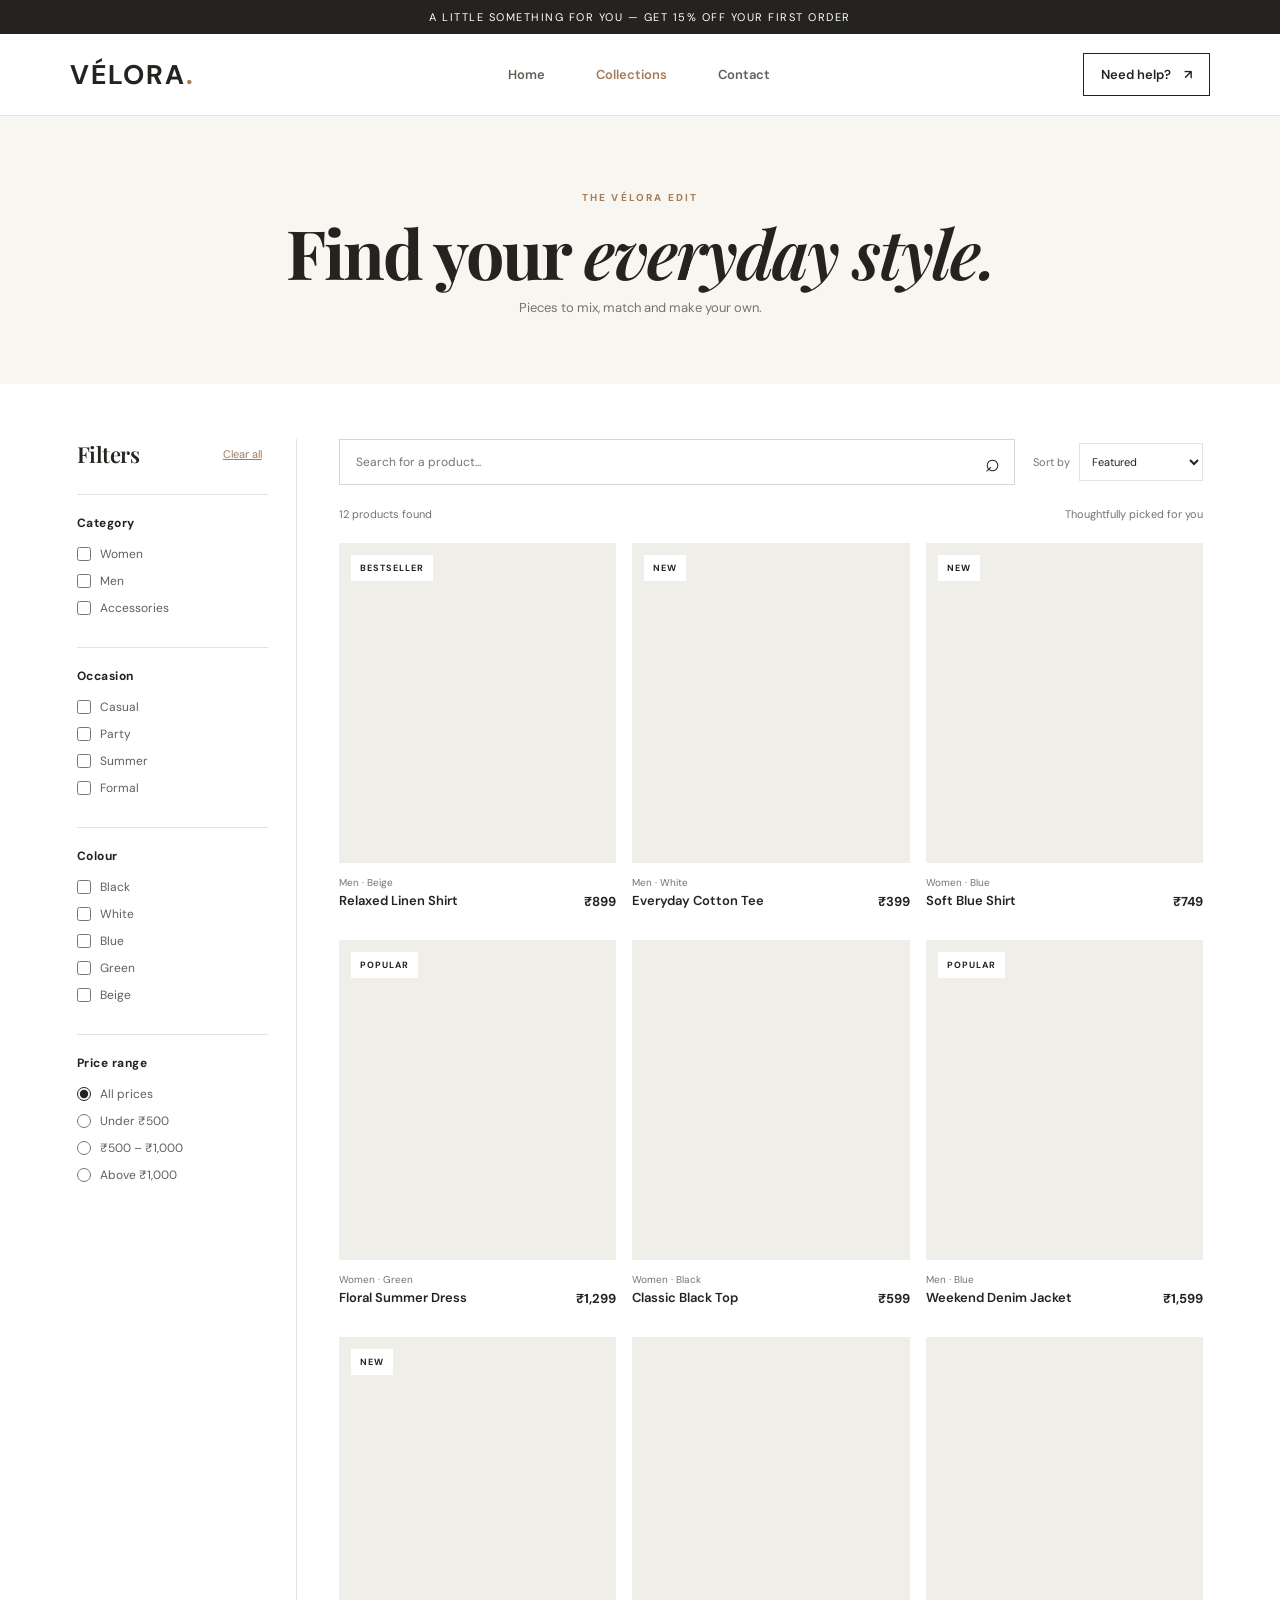
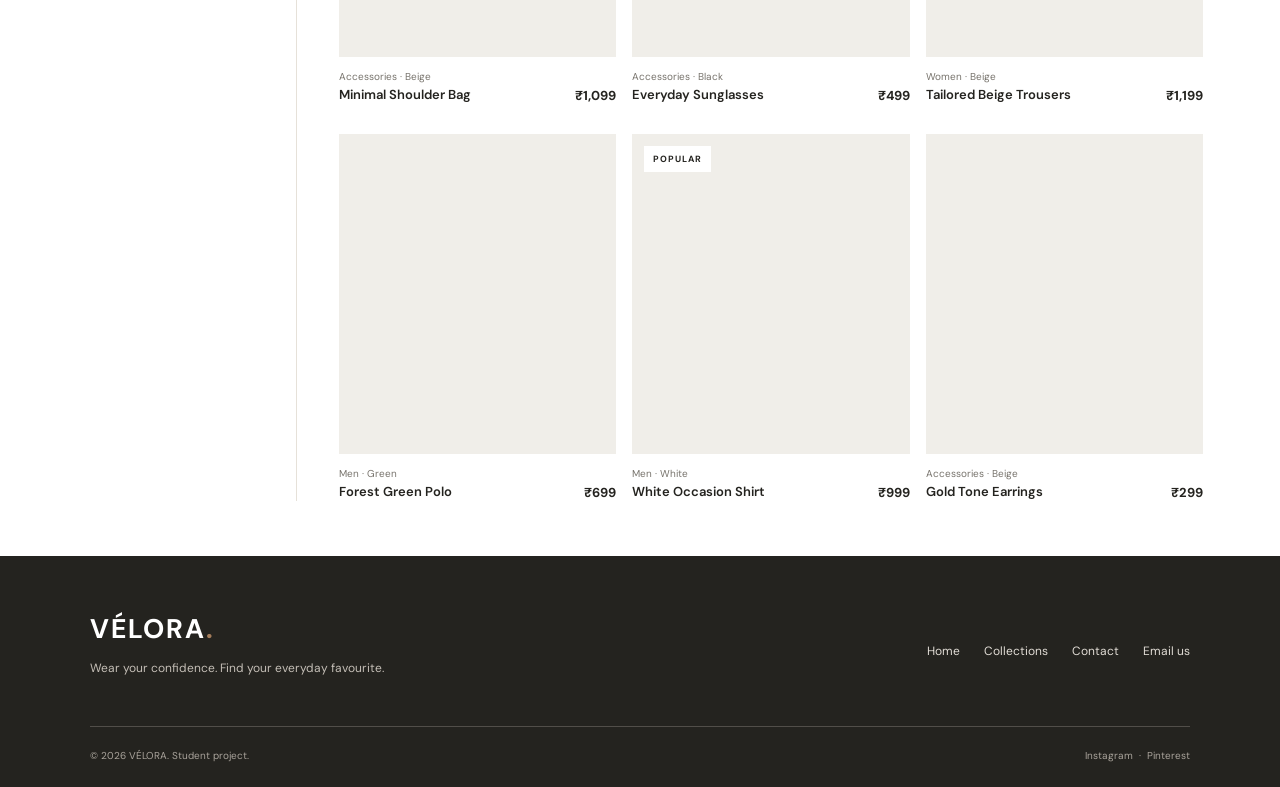
<file: collections.html>
<!DOCTYPE html>
<html lang="en">
<head>
  <meta charset="UTF-8">
  <meta name="viewport" content="width=device-width, initial-scale=1.0">
  <meta name="description" content="Explore the VÉLORA clothing and accessories collection.">
  <title>Collections | VÉLORA</title>
  <link rel="preconnect" href="https://fonts.googleapis.com">
  <link rel="preconnect" href="https://fonts.gstatic.com" crossorigin>
  <link href="https://fonts.googleapis.com/css2?family=DM+Sans:wght@400;500;600;700&family=Playfair+Display:wght@600;700&display=swap" rel="stylesheet">
  <link rel="stylesheet" href="css/style.css">
  <script src="js/script.js" defer></script>
</head>
<body>
  <div class="announcement">A LITTLE SOMETHING FOR YOU — GET 15% OFF YOUR FIRST ORDER</div>
  <header class="site-header">
    <a class="logo" href="index.html">VÉLORA<span>.</span></a>
    <button class="menu-toggle" aria-label="Open navigation" aria-expanded="false">☰</button>
    <nav class="main-nav"><a href="index.html">Home</a><a class="active" href="collections.html">Collections</a><a href="contact.html">Contact</a></nav>
    <a class="header-cta" href="contact.html">Need help? <span>↗</span></a>
  </header>

  <main class="collection-page">
    <section class="collection-intro">
      <p class="eyebrow">THE VÉLORA EDIT</p>
      <h1>Find your <em>everyday style.</em></h1>
      <p>Pieces to mix, match and make your own.</p>
    </section>
    <div class="collection-layout">
      <aside class="filter-sidebar">
        <div class="filter-title"><h2>Filters</h2><button id="clearFilters" class="clear-button" type="button">Clear all</button></div>
        <div class="filter-group">
          <h3>Category</h3>
          <label><input type="checkbox" name="category" value="Women"> Women</label>
          <label><input type="checkbox" name="category" value="Men"> Men</label>
          <label><input type="checkbox" name="category" value="Accessories"> Accessories</label>
        </div>
        <div class="filter-group">
          <h3>Occasion</h3>
          <label><input type="checkbox" name="occasion" value="Casual"> Casual</label>
          <label><input type="checkbox" name="occasion" value="Party"> Party</label>
          <label><input type="checkbox" name="occasion" value="Summer"> Summer</label>
          <label><input type="checkbox" name="occasion" value="Formal"> Formal</label>
        </div>
        <div class="filter-group">
          <h3>Colour</h3>
          <label><input type="checkbox" name="color" value="Black"> Black</label>
          <label><input type="checkbox" name="color" value="White"> White</label>
          <label><input type="checkbox" name="color" value="Blue"> Blue</label>
          <label><input type="checkbox" name="color" value="Green"> Green</label>
          <label><input type="checkbox" name="color" value="Beige"> Beige</label>
        </div>
        <div class="filter-group">
          <h3>Price range</h3>
          <label><input type="radio" name="price" value="all" checked> All prices</label>
          <label><input type="radio" name="price" value="under500"> Under ₹500</label>
          <label><input type="radio" name="price" value="500to1000"> ₹500 – ₹1,000</label>
          <label><input type="radio" name="price" value="above1000"> Above ₹1,000</label>
        </div>
      </aside>

      <section class="collection-results">
        <div class="collection-toolbar">
          <div class="search-box"><input id="searchInput" type="search" placeholder="Search for a product..." aria-label="Search products"><span>⌕</span></div>
          <label class="sort-label" for="sortSelect">Sort by
            <select id="sortSelect">
              <option value="featured">Featured</option>
              <option value="low">Price: low to high</option>
              <option value="high">Price: high to low</option>
              <option value="az">Name: A to Z</option>
            </select>
          </label>
        </div>
        <div class="results-meta"><p id="resultCount" aria-live="polite">Loading products...</p><p>Thoughtfully picked for you</p></div>
        <div class="product-grid collection-products" id="productGrid"></div>
        <div class="empty-state" id="emptyState" hidden><span>♡</span><h2>No products found</h2><p>Try another search or clear some filters.</p><button class="button button-dark" id="emptyClear" type="button">Clear filters</button></div>
      </section>
    </div>
  </main>

  <footer class="site-footer">
    <div><a class="logo logo-light" href="index.html">VÉLORA<span>.</span></a><p>Wear your confidence. Find your everyday favourite.</p></div>
    <div class="footer-links"><a href="index.html">Home</a><a href="collections.html">Collections</a><a href="contact.html">Contact</a><a href="mailto:hello@velora.example">Email us</a></div>
    <div class="footer-bottom"><span>© 2026 VÉLORA. Student project.</span><span>Instagram&nbsp; · &nbsp;Pinterest</span></div>
  </footer>
</body>
</html>
</file>
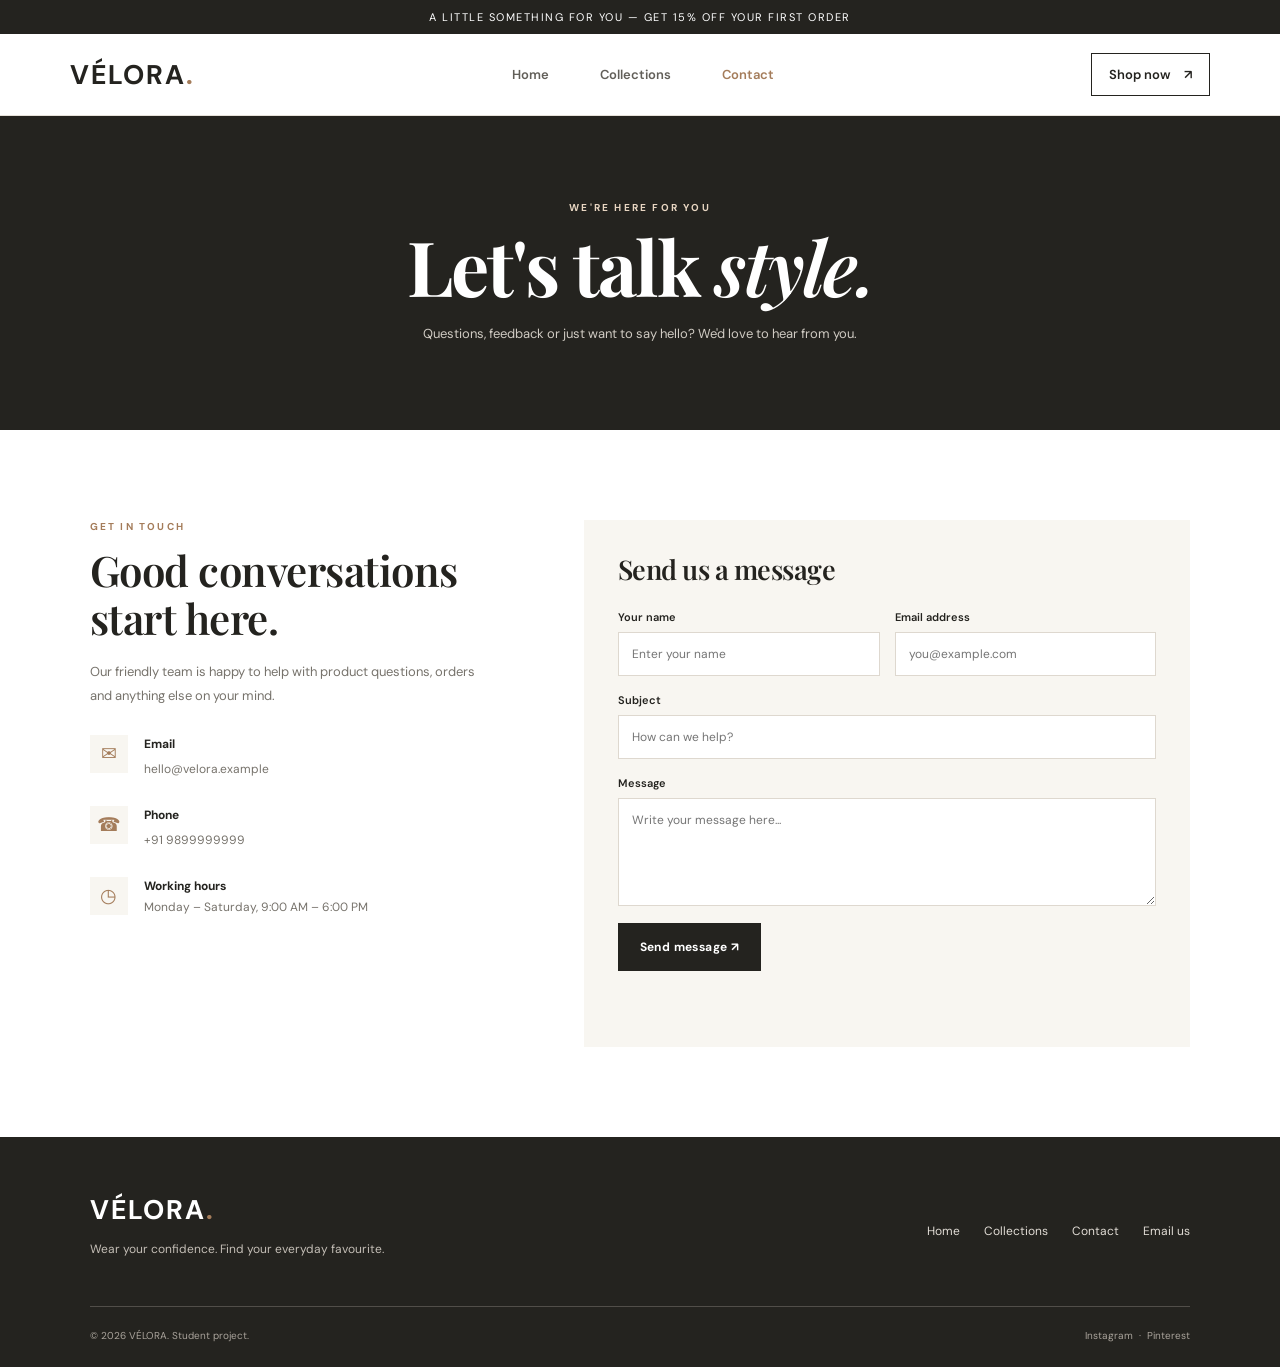
<file: contact.html>
<!DOCTYPE html>
<html lang="en">
<head>
  <meta charset="UTF-8">
  <meta name="viewport" content="width=device-width, initial-scale=1.0">
  <meta name="description" content="Get in touch with VÉLORA customer care.">
  <title>Contact | VÉLORA</title>
  <link rel="preconnect" href="https://fonts.googleapis.com">
  <link rel="preconnect" href="https://fonts.gstatic.com" crossorigin>
  <link href="https://fonts.googleapis.com/css2?family=DM+Sans:wght@400;500;600;700&family=Playfair+Display:wght@600;700&display=swap" rel="stylesheet">
  <link rel="stylesheet" href="css/style.css">
  <script src="js/script.js" defer></script>
</head>
<body>
  <div class="announcement">A LITTLE SOMETHING FOR YOU — GET 15% OFF YOUR FIRST ORDER</div>
  <header class="site-header">
    <a class="logo" href="index.html">VÉLORA<span>.</span></a>
    <button class="menu-toggle" aria-label="Open navigation" aria-expanded="false">☰</button>
    <nav class="main-nav"><a href="index.html">Home</a><a href="collections.html">Collections</a><a class="active" href="contact.html">Contact</a></nav>
    <a class="header-cta" href="collections.html">Shop now <span>↗</span></a>
  </header>

  <main>
    <section class="contact-hero">
      <p class="eyebrow light">WE'RE HERE FOR YOU</p>
      <h1>Let's talk <em>style.</em></h1>
      <p>Questions, feedback or just want to say hello? We'd love to hear from you.</p>
    </section>
    <section class="contact-layout section">
      <div class="contact-details">
        <p class="eyebrow">GET IN TOUCH</p><h2>Good conversations<br>start here.</h2>
        <p class="muted">Our friendly team is happy to help with product questions, orders and anything else on your mind.</p>
        <div class="contact-detail"><span>✉</span><div><b>Email</b><a href="mailto:hello@velora.example">hello@velora.example</a></div></div>
        <div class="contact-detail"><span>☎</span><div><b>Phone</b><a href="tel:+919899999999">+91 9899999999</a></div></div>
        <div class="contact-detail"><span>◷</span><div><b>Working hours</b><p>Monday – Saturday, 9:00 AM – 6:00 PM</p></div></div>
      </div>
      <form class="contact-form" id="contactForm">
        <h2>Send us a message</h2>
        <div class="form-row">
          <div class="field"><label for="contactName">Your name</label><input id="contactName" name="name" type="text" placeholder="Enter your name" required minlength="2"></div>
          <div class="field"><label for="contactEmail">Email address</label><input id="contactEmail" name="email" type="email" placeholder="you@example.com" required></div>
        </div>
        <div class="field"><label for="contactSubject">Subject</label><input id="contactSubject" name="subject" type="text" placeholder="How can we help?" required></div>
        <div class="field"><label for="contactMessage">Message</label><textarea id="contactMessage" name="message" rows="5" placeholder="Write your message here..." required minlength="10"></textarea></div>
        <button class="button button-dark" type="submit">Send message ↗</button>
        <p class="form-message" id="contactMessageStatus" aria-live="polite"></p>
        
      </form>
    </section>
  </main>

  <footer class="site-footer">
    <div><a class="logo logo-light" href="index.html">VÉLORA<span>.</span></a><p>Wear your confidence. Find your everyday favourite.</p></div>
    <div class="footer-links"><a href="index.html">Home</a><a href="collections.html">Collections</a><a href="contact.html">Contact</a><a href="mailto:hello@velora.example">Email us</a></div>
    <div class="footer-bottom"><span>© 2026 VÉLORA. Student project.</span><span>Instagram&nbsp; · &nbsp;Pinterest</span></div>
  </footer>
</body>
</html>
</file>
<file: css/style.css>
/* VÉLORA — responsive fashion storefront */
:root {
  --ink: #24231f;
  --muted: #77736c;
  --paper: #f8f6f1;
  --sand: #e9e1d5;
  --accent: #a47c5a;
  --line: #e6e1d9;
  --serif: "Playfair Display", Georgia, serif;
  --sans: "DM Sans", Arial, sans-serif;
}
* { box-sizing: border-box; }
html { scroll-behavior: smooth; }
body { margin: 0; color: var(--ink); background: #fff; font-family: var(--sans); }
a { color: inherit; text-decoration: none; }
button, input, textarea, select { font: inherit; }
img { display: block; width: 100%; }
.announcement { padding: 10px 16px; background: var(--ink); color: #fff; text-align: center; font-size: 11px; letter-spacing: 1.5px; }
.site-header { height: 82px; padding: 0 5.5%; display: flex; align-items: center; justify-content: space-between; gap: 28px; background: #fff; position: relative; z-index: 10; border-bottom: 1px solid var(--line); }
.logo { font-size: 27px; font-weight: 700; letter-spacing: 2px; }
.logo span { color: var(--accent); }
.main-nav { display: flex; align-items: center; gap: clamp(22px, 4vw, 58px); }
.main-nav a, .header-cta { font-size: 13px; font-weight: 600; }
.main-nav a { color: #625f59; transition: color .2s; }
.main-nav a:hover, .main-nav a.active { color: var(--accent); }
.header-cta { padding: 12px 17px; border: 1px solid var(--ink); }
.header-cta span { margin-left: 10px; }
.menu-toggle { display: none; border: 0; background: transparent; font-size: 25px; cursor: pointer; }
.hero { min-height: 590px; height: min(72vw, 690px); position: relative; overflow: hidden; background: #514b44; color: #fff; }
.hero > img { height: 100%; object-fit: cover; object-position: center 38%; }
.hero-shade { position: absolute; inset: 0; background: linear-gradient(90deg, rgba(20,19,17,.72), rgba(20,19,17,.12) 78%); }
.hero-content { position: absolute; top: 50%; left: 10%; transform: translateY(-50%); max-width: 560px; }
.eyebrow { margin: 0 0 13px; color: var(--accent); font-size: 10px; font-weight: 700; letter-spacing: 2.2px; }
.eyebrow.light { color: #e8d6c2; }
.hero h1, .collection-intro h1, .contact-hero h1 { margin: 0; font: 700 clamp(48px, 7vw, 88px)/1.02 var(--serif); letter-spacing: -2px; }
h1 em, h2 em { font-weight: 600; }
.hero-content > p:not(.eyebrow) { max-width: 380px; margin: 22px 0 28px; color: #eee9e3; font-size: 15px; line-height: 1.7; }
.button { display: inline-flex; justify-content: center; align-items: center; gap: 22px; min-height: 48px; padding: 0 22px; border: 0; cursor: pointer; font-size: 12px; font-weight: 700; letter-spacing: .4px; transition: transform .2s, background .2s; }
.button:hover { transform: translateY(-2px); }
.button-light { color: var(--ink); background: #fff; }
.button-dark { color: #fff; background: var(--ink); }
.hero-note { position: absolute; right: 5.5%; bottom: 30px; font-size: 10px; letter-spacing: 2px; }
.section { padding: 90px 7%; }
.section-heading { display: flex; justify-content: space-between; align-items: end; gap: 20px; margin-bottom: 30px; }
h2 { margin: 0; font: 600 clamp(28px, 3.4vw, 42px)/1.15 var(--serif); letter-spacing: -.5px; }
.text-link { padding-bottom: 5px; border-bottom: 1px solid var(--accent); font-size: 12px; font-weight: 600; white-space: nowrap; }
.category-grid { display: grid; grid-template-columns: repeat(3, 1fr); gap: 18px; }
.category-card { position: relative; height: 380px; overflow: hidden; background: var(--sand); }
.category-card img { height: 100%; object-fit: cover; transition: transform .5s; }
.category-card:hover img { transform: scale(1.04); }
.category-card::after { content: ""; position: absolute; inset: 45% 0 0; background: linear-gradient(transparent, rgba(0,0,0,.52)); }
.category-card span { position: absolute; z-index: 1; bottom: 24px; left: 24px; right: 24px; color: #fff; font-size: 14px; letter-spacing: 2px; }
.category-card b { float: right; font-size: 20px; }
.arrivals-section { padding-top: 20px; }
.product-grid { display: grid; grid-template-columns: repeat(4, minmax(0, 1fr)); gap: 28px 18px; }
.product-card { min-width: 0; }
.product-image { display: block; height: 330px; position: relative; overflow: hidden; background: #f0eee9; }
.product-image img { height: 100%; object-fit: cover; transition: transform .4s; }
.product-card:hover .product-image img { transform: scale(1.04); }
.product-tag { position: absolute; top: 12px; left: 12px; padding: 7px 9px; background: #fff; color: var(--ink); font-size: 9px; font-weight: 700; letter-spacing: 1px; }
.product-info { display: flex; justify-content: space-between; align-items: start; gap: 10px; padding-top: 13px; }
.product-info h3 { margin: 3px 0 0; font-size: 13px; font-weight: 600; }
.product-info strong { padding-top: 17px; font-size: 13px; white-space: nowrap; }
.product-category { margin: 0; color: var(--muted); font-size: 10px; }
.promise-strip { display: grid; grid-template-columns: repeat(3, 1fr); gap: 20px; padding: 48px 8%; background: var(--paper); text-align: center; }
.promise-icon { color: var(--accent); font-size: 28px; }
.promise-strip h3 { margin: 10px 0 5px; font: 600 18px var(--serif); }
.promise-strip p { margin: 0; color: var(--muted); font-size: 12px; }
.offer-banner { display: grid; grid-template-columns: 1fr 1fr; min-height: 390px; margin: 80px 7%; background: var(--ink); color: #fff; }
.offer-image { min-height: 390px; }
.offer-image img { height: 100%; object-fit: cover; }
.offer-copy { align-self: center; padding: 55px clamp(30px, 6vw, 85px); }
.offer-copy h2 { margin-bottom: 17px; font-size: clamp(35px, 4vw, 54px); }
.offer-copy > p:not(.eyebrow) { max-width: 330px; margin: 0 0 24px; color: #d2ccc4; font-size: 13px; line-height: 1.7; }
.newsletter { text-align: center; padding-top: 65px; padding-bottom: 80px; }
.newsletter h2 { font-size: clamp(30px, 4vw, 46px); }
.newsletter > p:not(.eyebrow):not(.form-message) { color: var(--muted); font-size: 13px; }
.newsletter-form { display: flex; max-width: 540px; margin: 28px auto 0; }
.newsletter-form input { flex: 1; min-width: 0; border: 1px solid var(--line); padding: 0 16px; outline-color: var(--accent); }
.form-message { min-height: 18px; color: #47734d; font-size: 12px; }
.site-footer { display: grid; grid-template-columns: 1fr auto; gap: 35px; padding: 55px 7% 25px; background: var(--ink); color: #fff; }
.logo-light { color: #fff; }
.site-footer > div:first-child p { max-width: 320px; color: #c4beb6; font-size: 12px; line-height: 1.7; }
.footer-links { display: flex; flex-wrap: wrap; align-items: center; gap: 24px; }
.footer-links a { color: #e1dcd5; font-size: 12px; }
.footer-bottom { grid-column: 1 / -1; display: flex; justify-content: space-between; padding-top: 22px; border-top: 1px solid #514e49; color: #aaa49c; font-size: 10px; }

/* Collections */
.collection-intro { padding: 75px 7% 55px; background: var(--paper); text-align: center; }
.collection-intro h1 { font-size: clamp(42px, 6vw, 68px); }
.collection-intro > p:last-child { color: var(--muted); font-size: 13px; }
.collection-layout { display: grid; grid-template-columns: 220px minmax(0, 1fr); gap: 42px; padding: 55px 6%; }
.filter-sidebar { border-right: 1px solid var(--line); padding-right: 28px; }
.filter-title { display: flex; align-items: center; justify-content: space-between; margin-bottom: 25px; }
.filter-title h2 { font: 600 22px var(--serif); }
.clear-button { border: 0; background: none; color: var(--accent); font-size: 11px; cursor: pointer; text-decoration: underline; }
.filter-group { padding: 20px 0; border-top: 1px solid var(--line); }
.filter-group h3 { margin: 0 0 15px; font-size: 12px; letter-spacing: .5px; }
.filter-group label { display: flex; align-items: center; gap: 9px; margin: 11px 0; color: #625f59; font-size: 12px; cursor: pointer; }
.filter-group input { accent-color: var(--ink); width: 14px; height: 14px; margin: 0; }
.collection-toolbar { display: flex; align-items: center; justify-content: space-between; gap: 18px; }
.search-box { display: flex; flex: 1; align-items: center; border: 1px solid #d9d4cc; min-height: 46px; padding: 0 14px; }
.search-box input { width: 100%; border: 0; outline: 0; font-size: 12px; }
.search-box span { font-size: 25px; }
.sort-label { display: flex; align-items: center; gap: 9px; color: var(--muted); font-size: 11px; white-space: nowrap; }
.sort-label select { border: 1px solid var(--line); background: #fff; padding: 10px 8px; color: var(--ink); font-size: 11px; }
.results-meta { display: flex; justify-content: space-between; margin: 22px 0; color: var(--muted); font-size: 11px; }
.results-meta p { margin: 0; }
.collection-products { grid-template-columns: repeat(3, minmax(0, 1fr)); gap: 30px 16px; }
.collection-products .product-image { height: clamp(210px, 25vw, 340px); }
.empty-state { padding: 70px 15px; text-align: center; }
.empty-state[hidden] { display: none; }
.empty-state > span { color: var(--accent); font-size: 38px; }
.empty-state h2 { margin: 10px 0; font-size: 30px; }
.empty-state p { margin-bottom: 24px; color: var(--muted); font-size: 13px; }

/* Contact */
.contact-hero { padding: 85px 7%; background: var(--ink); color: #fff; text-align: center; }
.contact-hero h1 { font-size: clamp(48px, 6vw, 76px); }
.contact-hero > p:last-child { max-width: 480px; margin: 18px auto 0; color: #d0cbc3; font-size: 13px; line-height: 1.7; }
.contact-layout { display: grid; grid-template-columns: .8fr 1.2fr; gap: clamp(35px, 7vw, 100px); }
.contact-details h2 { margin-bottom: 18px; }
.muted { color: var(--muted); font-size: 13px; line-height: 1.8; }
.contact-detail { display: flex; gap: 16px; align-items: start; margin-top: 28px; }
.contact-detail > span { display: grid; place-items: center; width: 38px; height: 38px; background: var(--paper); color: var(--accent); font-size: 19px; }
.contact-detail b { display: block; margin: 1px 0 5px; font-size: 12px; }
.contact-detail p, .contact-detail a { margin: 0; color: var(--muted); font-size: 12px; }
.contact-form { padding: 34px; background: var(--paper); }
.contact-form h2 { margin-bottom: 25px; font-size: 27px; }
.form-row { display: grid; grid-template-columns: 1fr 1fr; gap: 15px; }
.field { display: flex; flex-direction: column; gap: 8px; margin-bottom: 17px; }
.field label { font-size: 11px; font-weight: 600; }
.field input, .field textarea { width: 100%; border: 1px solid #ded8cf; background: #fff; padding: 13px; outline-color: var(--accent); font-size: 12px; resize: vertical; }
.form-note { color: var(--muted); font-size: 10px; }
.visually-hidden { position: absolute; width: 1px; height: 1px; padding: 0; margin: -1px; overflow: hidden; clip: rect(0,0,0,0); white-space: nowrap; border: 0; }

@media (max-width: 900px) {
  .site-header { padding: 0 4%; }
  .product-grid { grid-template-columns: repeat(2, minmax(0, 1fr)); }
  .product-image { height: 330px; }
  .collection-layout { grid-template-columns: 185px minmax(0, 1fr); gap: 25px; padding-inline: 4%; }
  .collection-products { grid-template-columns: repeat(2, minmax(0, 1fr)); }
  .category-card { height: 300px; }
  .section { padding-inline: 5%; }
}
@media (max-width: 650px) {
  .announcement { font-size: 9px; letter-spacing: 1px; }
  .site-header { height: 70px; }
  .logo { font-size: 23px; }
  .menu-toggle { display: block; margin-left: auto; }
  .header-cta { display: none; }
  .main-nav { display: none; position: absolute; top: 70px; left: 0; right: 0; padding: 18px 5%; background: #fff; border-bottom: 1px solid var(--line); flex-direction: column; align-items: flex-start; gap: 18px; }
  .main-nav.nav-open { display: flex; }
  .hero { height: 610px; min-height: 0; }
  .hero-content { left: 7%; right: 7%; }
  .hero h1 { font-size: clamp(48px, 13vw, 70px); }
  .hero-content > p:not(.eyebrow) { font-size: 13px; }
  .section { padding: 62px 5%; }
  .section-heading { align-items: start; flex-direction: column; }
  .category-grid { grid-template-columns: 1fr 1fr; gap: 10px; }
  .category-card { height: 245px; }
  .category-card:last-child { grid-column: 1 / -1; height: 220px; }
  .category-card span { left: 14px; bottom: 15px; font-size: 11px; }
  .product-grid { gap: 24px 11px; }
  .product-image { height: 240px; }
  .product-info { flex-direction: column; gap: 4px; }
  .product-info strong { padding-top: 0; }
  .product-info h3 { font-size: 12px; }
  .promise-strip { grid-template-columns: 1fr; gap: 30px; padding: 42px 7%; }
  .offer-banner { grid-template-columns: 1fr; margin: 45px 5%; }
  .offer-image { min-height: 250px; height: 250px; }
  .offer-copy { padding: 35px 27px 42px; }
  .newsletter-form { flex-direction: column; gap: 10px; }
  .newsletter-form input { min-height: 48px; }
  .site-footer { grid-template-columns: 1fr; padding: 42px 6% 22px; }
  .footer-links { gap: 17px; }
  .footer-bottom { gap: 12px; flex-direction: column; }
  .collection-intro { padding: 55px 5% 38px; }
  .collection-layout { display: block; padding: 30px 5%; }
  .filter-sidebar { border: 1px solid var(--line); padding: 17px; margin-bottom: 25px; }
  .filter-title { margin-bottom: 8px; }
  .filter-group { display: inline-flex; flex-direction: column; vertical-align: top; width: 48%; padding: 15px 5px; }
  .collection-toolbar { align-items: stretch; flex-direction: column; }
  .sort-label { justify-content: space-between; }
  .sort-label select { flex: 1; }
  .collection-products { grid-template-columns: repeat(2, minmax(0, 1fr)); }
  .collection-products .product-image { height: 230px; }
  .results-meta p:last-child { display: none; }
  .contact-hero { padding: 65px 6%; }
  .contact-layout { grid-template-columns: 1fr; gap: 35px; }
  .contact-form { padding: 24px 18px; }
  .form-row { grid-template-columns: 1fr; gap: 0; }
}
@media (max-width: 380px) {
  .product-image, .collection-products .product-image { height: 195px; }
  .filter-group { width: 100%; }
}
</file>
